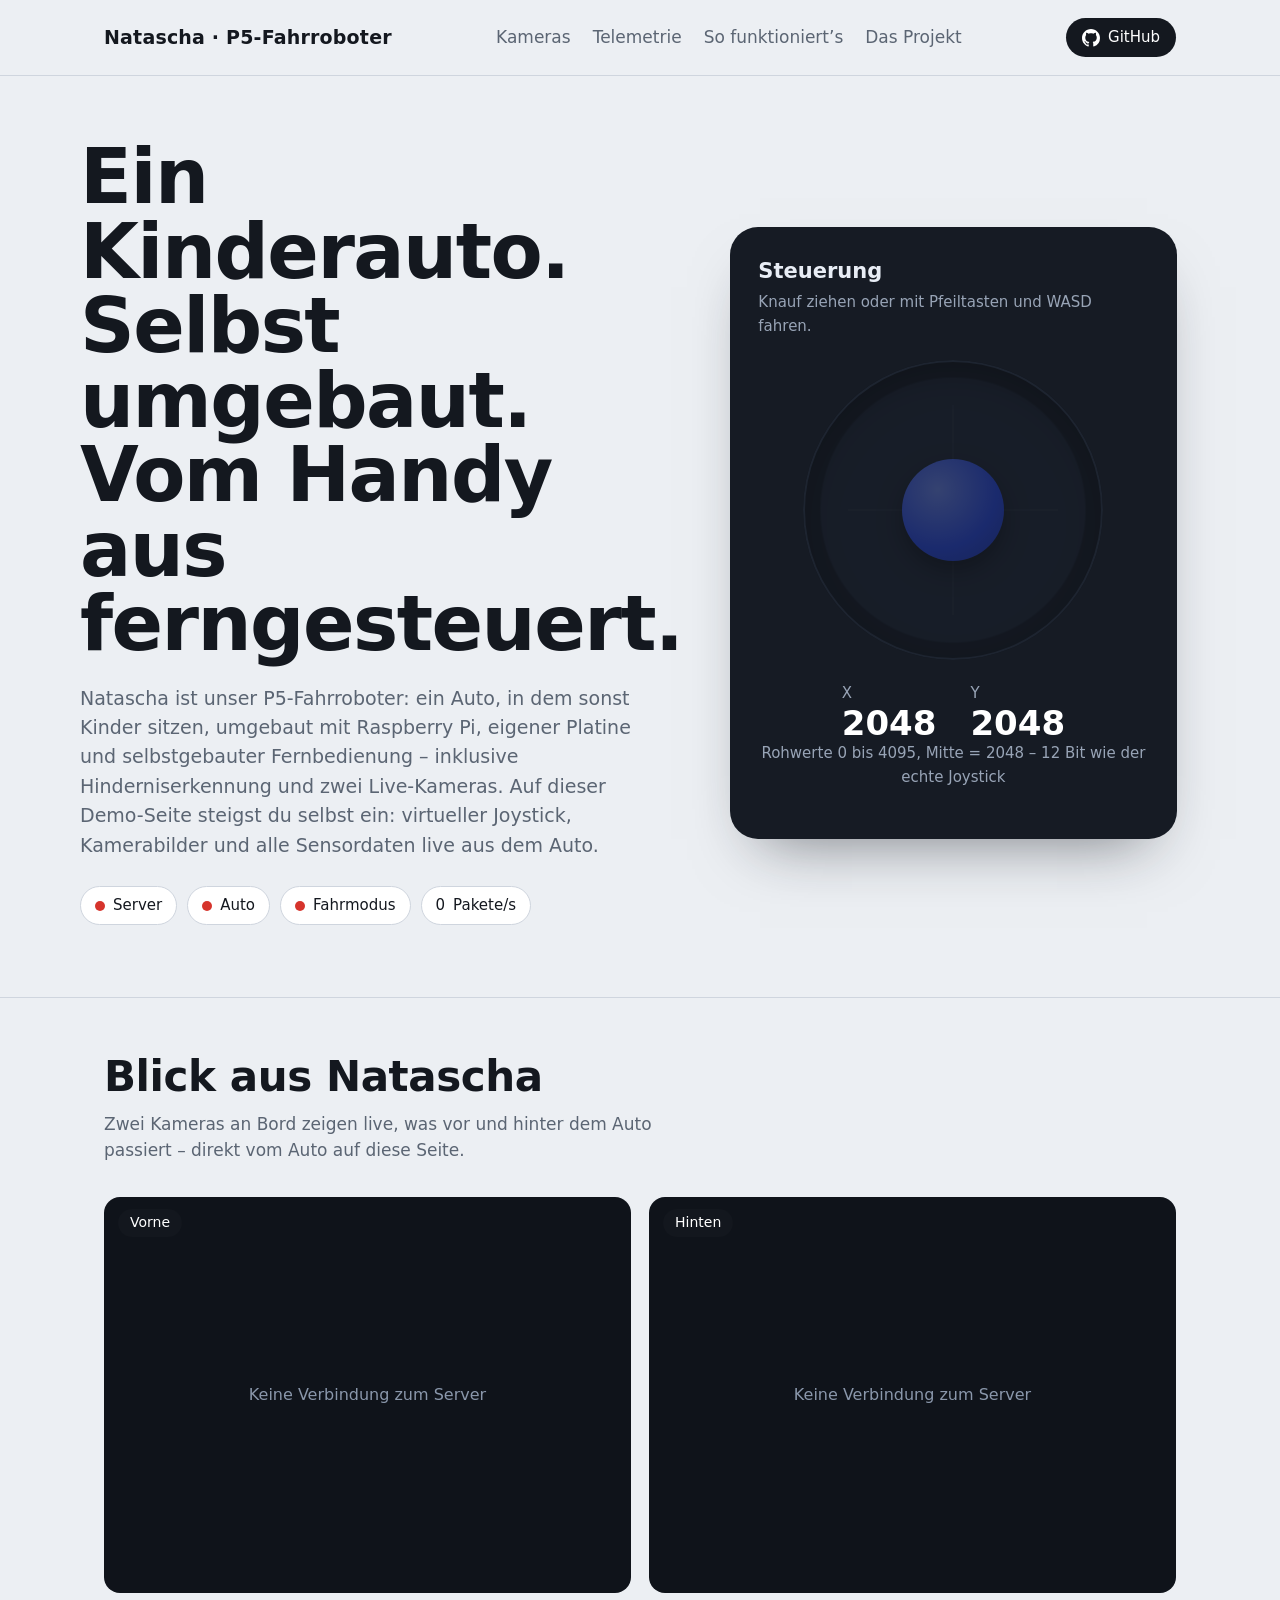
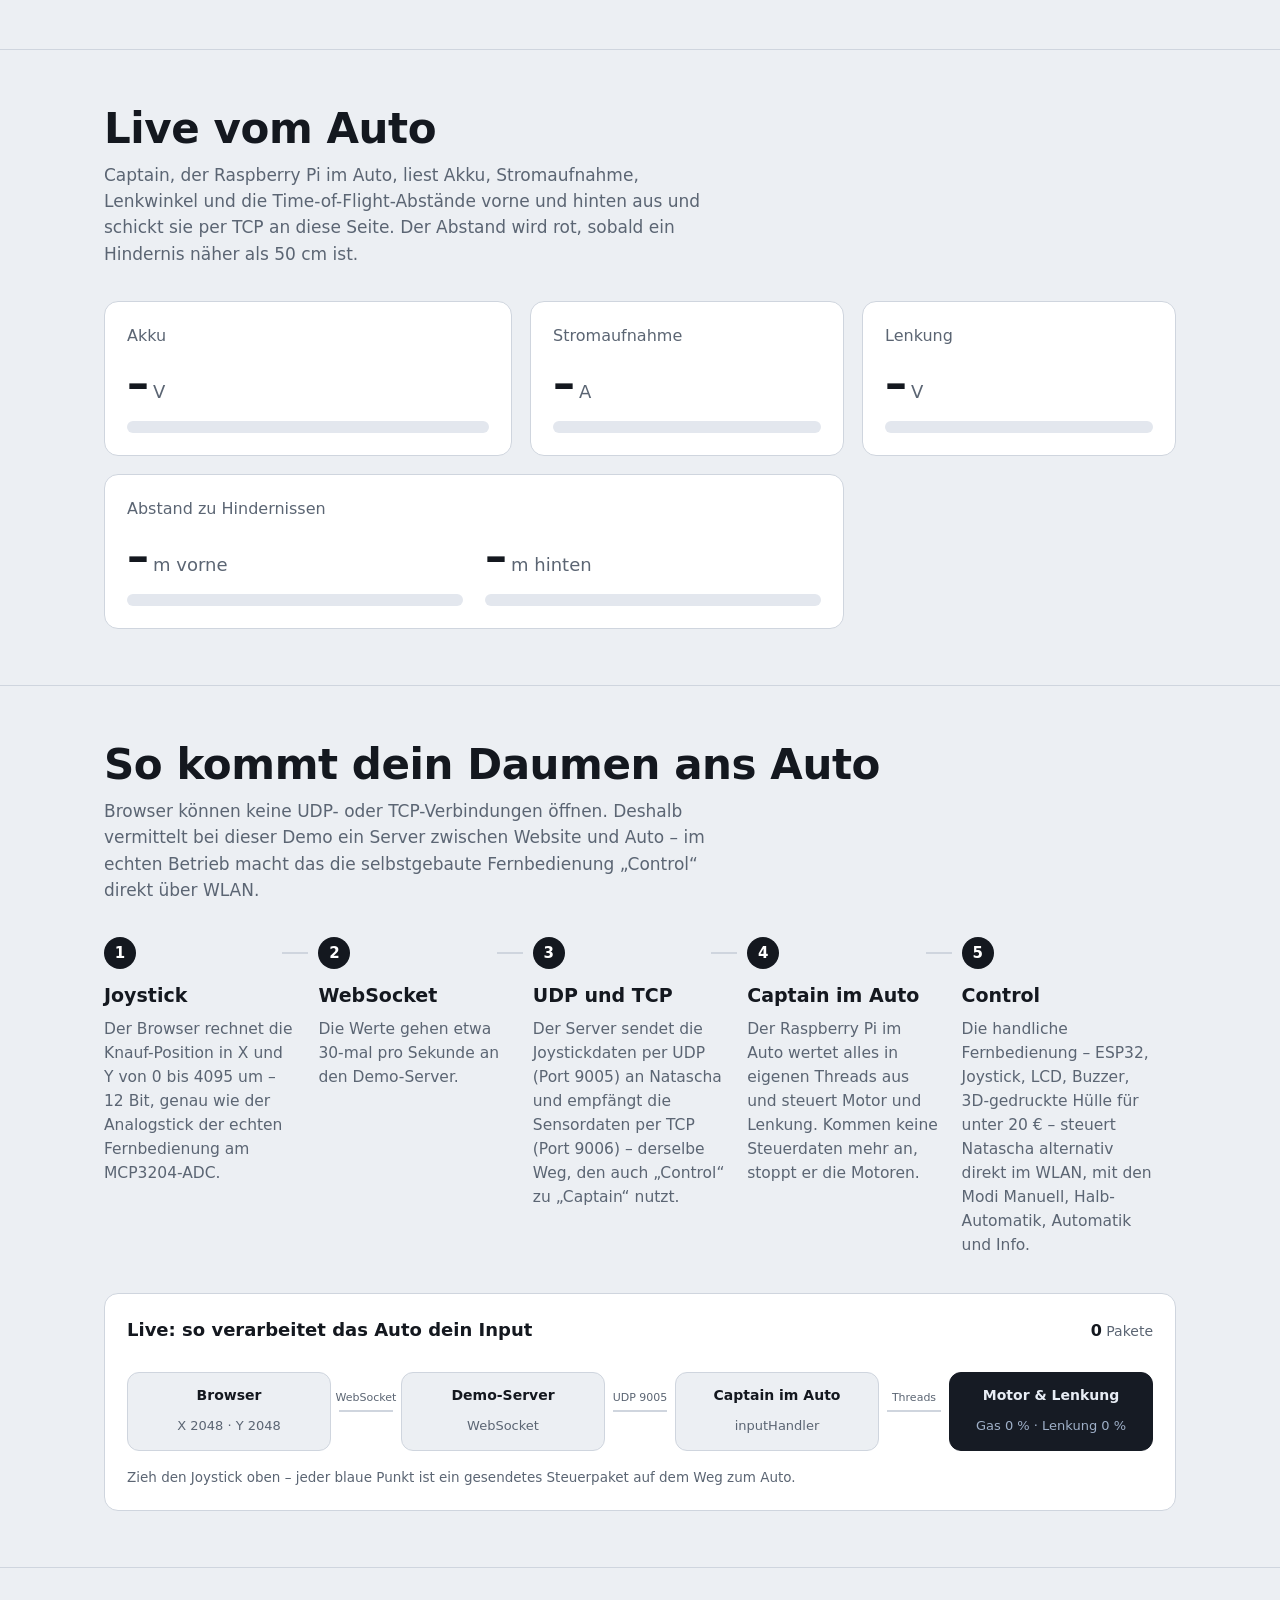
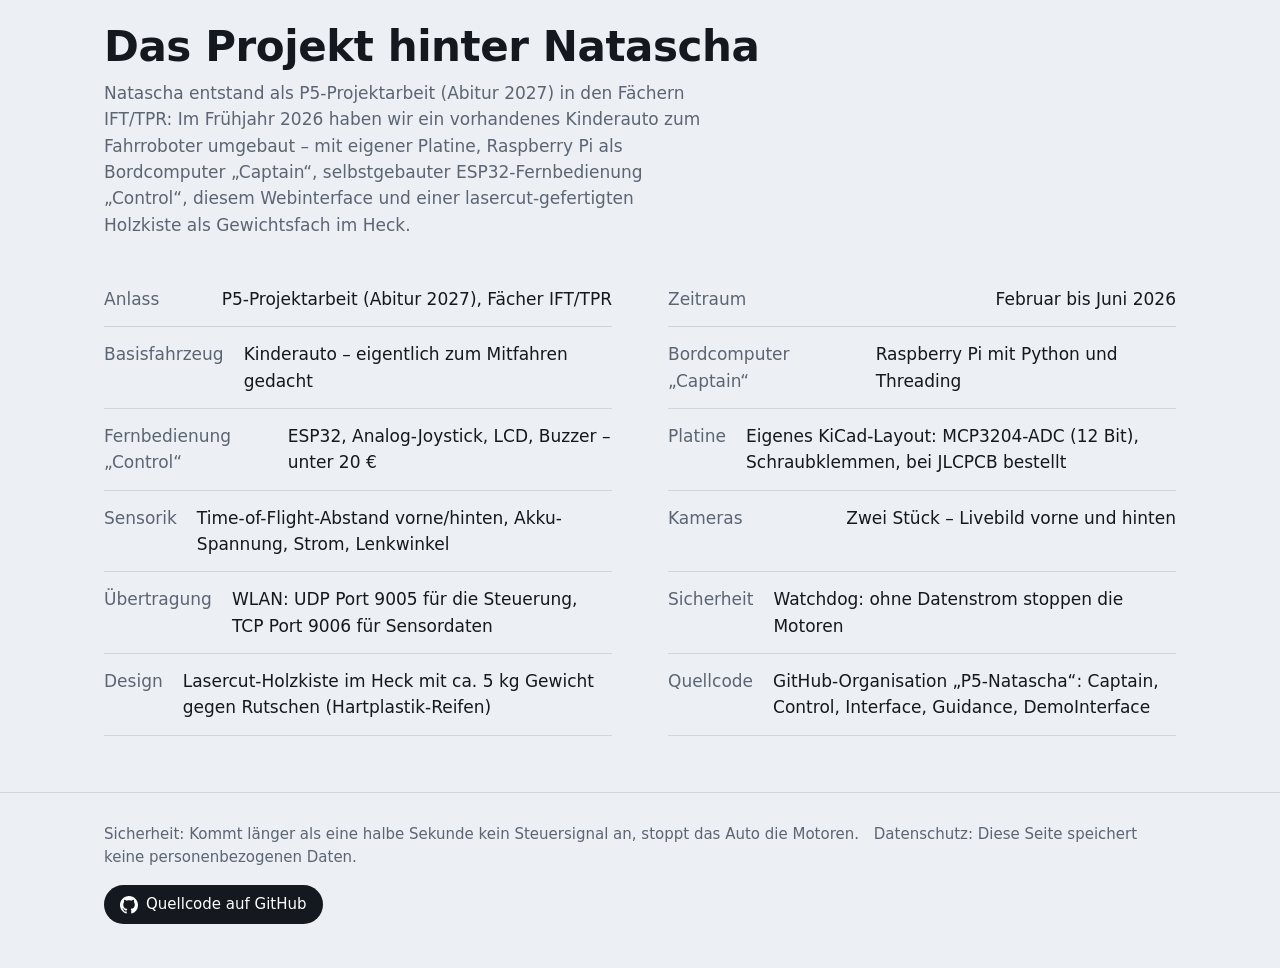
<file: index.html>
<!doctype html>
<html lang="de">
<head>
<meta charset="utf-8">
<meta name="viewport" content="width=device-width, initial-scale=1, viewport-fit=cover">
<meta name="theme-color" content="#eceff3">
<meta name="mobile-web-app-capable" content="yes">
<meta name="apple-mobile-web-app-capable" content="yes">
<title>Natascha – P5-Fahrroboter</title>
<link rel="icon" type="image/svg+xml" href="favicon.svg">
<link rel="icon" type="image/png" sizes="32x32" href="favicon-32.png">
<link rel="apple-touch-icon" href="apple-touch-icon.png">
<link rel="stylesheet" href="style.css">
<script src="texte.js"></script>
</head>
<body>
<!-- Alle Texte stehen in texte.js (Block "TEXTE UND EINSTELLUNGEN"). Hier nur die Struktur. -->
<template id="icon-github"><svg viewBox="0 0 16 16" aria-hidden="true"><path d="M8 0C3.58 0 0 3.58 0 8c0 3.54 2.29 6.53 5.47 7.59.4.07.55-.17.55-.38 0-.19-.01-.82-.01-1.49-2.01.37-2.53-.49-2.69-.94-.09-.23-.48-.94-.82-1.13-.28-.15-.68-.52-.01-.53.63-.01 1.08.58 1.23.82.72 1.21 1.87.87 2.33.66.07-.52.28-.87.51-1.07-1.78-.2-3.64-.89-3.64-3.95 0-.87.31-1.59.82-2.15-.08-.2-.36-1.02.08-2.12 0 0 .67-.21 2.2.82.64-.18 1.32-.27 2-.27.68 0 1.36.09 2 .27 1.53-1.04 2.2-.82 2.2-.82.44 1.1.16 1.92.08 2.12.51.56.82 1.27.82 2.15 0 3.07-1.87 3.75-3.65 3.95.29.25.54.73.54 1.48 0 1.07-.01 1.93-.01 2.2 0 .21.15.46.55.38A8.013 8.013 0 0016 8c0-4.42-3.58-8-8-8z"/></svg></template>

<header><div class="wrap">
  <b data-t="kopfzeile.name"></b>
  <nav>
    <a href="#kameras" data-t="kopfzeile.menue.kameras"></a>
    <a href="#telemetrie" data-t="kopfzeile.menue.telemetrie"></a>
    <a href="#technik" data-t="kopfzeile.menue.technik"></a>
    <a href="#projekt" data-t="kopfzeile.menue.projekt"></a>
  </nav>
  <a class="gh" data-gh href="#" target="_blank" rel="noopener"><span data-t="kopfzeile.githubKnopf"></span></a>
</div></header>

<main>
<div class="wrap hero">
  <div>
    <h1 data-t="start.titel"></h1>
    <p class="lede" data-t="start.einleitung"></p>
    <div class="pills">
      <span class="pill" id="pBack"><i class="dot"></i><span data-t="start.status.server"></span></span>
      <span class="pill" id="pCar"><i class="dot"></i><span data-t="start.status.auto"></span></span>
      <span class="pill" id="pMode"><i class="dot"></i><span data-t="start.status.fahrmodus"></span></span>
      <span class="pill"><span id="pps">0</span><span data-t="start.status.pakete"></span></span>
    </div>
  </div>

  <div class="cockpit" id="cockpit">
    <h2 data-t="steuerung.titel"></h2>
    <p id="ctrlMsg" data-t="steuerung.meldungen.bereit"></p>
    <div class="padwrap">
      <div id="pad" role="application" data-t-aria="steuerung.joystickBeschreibung"><div id="knob"></div></div>
      <div class="raw">
        <span><span data-t="steuerung.achseX"></span><b id="rx">2048</b></span>
        <span><span data-t="steuerung.achseY"></span><b id="ry">2048</b></span>
      </div>
    </div>
    <p class="hint" data-t="steuerung.rohwerte"></p>
    <p class="hint tip" data-t="steuerung.tippHandy"></p>
    <button class="fsbtn" id="fsBtn" type="button" data-t-aria="steuerung.vollbild.an">
      <svg viewBox="0 0 24 24" aria-hidden="true"><path class="p-in" d="M4 9V4h5M20 9V4h-5M4 15v5h5M20 15v5h-5"/><path class="p-out" d="M9 4v5H4M15 4v5h5M9 20v-5H4M15 20v-5h5"/></svg>
      <span class="tx" id="fsTx" data-t="steuerung.vollbild.an"></span>
    </button>
    <p class="fsnote" id="fsNote" hidden></p>
  </div>
</div>

<section id="kameras"><div class="wrap">
  <h2 class="t" data-t="kameras.titel"></h2>
  <p class="sub" data-t="kameras.einleitung"></p>
  <div class="cams">
    <figure class="cam">
      <img id="img-front" data-t-alt="kameras.bildVorne" hidden>
      <p id="msg-front" data-t="kameras.meldungen.verbinde"></p>
      <figcaption data-t="kameras.vorne"></figcaption>
    </figure>
    <figure class="cam">
      <img id="img-back" data-t-alt="kameras.bildHinten" hidden>
      <p id="msg-back" data-t="kameras.meldungen.verbinde"></p>
      <figcaption data-t="kameras.hinten"></figcaption>
    </figure>
  </div>
</div></section>

<section id="telemetrie"><div class="wrap">
  <h2 class="t" data-t="telemetrie.titel"></h2>
  <p class="sub" data-t="telemetrie.einleitung"></p>
  <div class="tele">
    <div class="tile">
      <h3 data-t="telemetrie.akku"></h3>
      <div class="val"><span id="batt" data-t="telemetrie.leer"></span><small data-t="telemetrie.einheitSpannung"></small></div>
      <div class="bar"><i id="battBar"></i></div>
    </div>
    <div class="tile">
      <h3 data-t="telemetrie.strom"></h3>
      <div class="val"><span id="ampr" data-t="telemetrie.leer"></span><small data-t="telemetrie.einheitStrom"></small></div>
      <div class="bar"><i id="amprBar" style="background:var(--blue)"></i></div>
    </div>
    <div class="tile">
      <h3 data-t="telemetrie.lenkung"></h3>
      <div class="val"><span id="lenk" data-t="telemetrie.leer"></span><small data-t="telemetrie.einheitSpannung"></small></div>
      <div class="bar mid"><i id="lenkBar" style="background:var(--blue)"></i></div>
    </div>
    <div class="tile span2">
      <h3 data-t="telemetrie.abstand"></h3>
      <div class="dist">
        <div><div class="val"><span id="absv" data-t="telemetrie.leer"></span><small data-t="telemetrie.einheitAbstandVorne"></small></div><div class="bar"><i id="absvBar"></i></div></div>
        <div><div class="val"><span id="absh" data-t="telemetrie.leer"></span><small data-t="telemetrie.einheitAbstandHinten"></small></div><div class="bar"><i id="abshBar"></i></div></div>
      </div>
    </div>
  </div>
</div></section>

<section id="technik"><div class="wrap">
  <h2 class="t" data-t="technik.titel"></h2>
  <p class="sub" data-t="technik.einleitung"></p>
  <div class="flow" id="flow"></div>
  <div class="viz">
    <div class="viz-t"><b data-t="technik.live.titel"></b><span class="viz-c"><b id="lvPkts">0</b> <span data-t="technik.live.pakete"></span></span></div>
    <div class="pipe" id="pipe">
      <div class="stage"><b data-t="technik.live.browser"></b><span class="v" id="lvXY">X 2048 · Y 2048</span></div>
      <div class="link"><span class="proto" data-t="technik.live.ws"></span></div>
      <div class="stage"><b data-t="technik.live.server"></b><span class="v">WebSocket</span></div>
      <div class="link"><span class="proto" data-t="technik.live.udp"></span></div>
      <div class="stage"><b data-t="technik.live.captain"></b><span class="v">inputHandler</span></div>
      <div class="link"><span class="proto" data-t="technik.live.intern"></span></div>
      <div class="stage out"><b data-t="technik.live.antrieb"></b><span class="v" id="lvOut">–</span></div>
    </div>
    <p class="viz-tip" data-t="technik.live.tip"></p>
  </div>
</div></section>

<section id="projekt"><div class="wrap">
  <h2 class="t" data-t="projekt.titel"></h2>
  <p class="sub" data-t="projekt.einleitung"></p>
  <div class="specs" id="specs"></div>
</div></section>
</main>

<footer><div class="wrap">
  <span data-t="fusszeile.sicherheit"></span>
  <span data-t="fusszeile.datenschutz" style="margin-left:10px"></span>
  <div style="margin-top:16px"><a class="gh" data-gh href="#" target="_blank" rel="noopener"><span data-t="fusszeile.githubKnopf"></span></a></div>
</div></footer>

<script src="app.js"></script>
</body>
</html>
</file>
<file: style.css>
:root{--bg:#eceff3;--ink:#14181f;--mut:#5b6573;--line:#cfd5de;--blue:#2447f5;--panel:#161b24;--panel2:#222a37;--ok:#1f9d55;--warn:#d98a00;--bad:#d6342c;
--font:"Bahnschrift","DIN Alternate","Segoe UI",system-ui,sans-serif}
*{box-sizing:border-box}
html{scroll-behavior:smooth}
body{margin:0;background:var(--bg);color:var(--ink);font:17px/1.55 var(--font);font-variant-numeric:tabular-nums}
a{color:inherit}
:focus-visible{outline:3px solid var(--blue);outline-offset:3px}
.wrap{max-width:1120px;margin:0 auto;padding:0 24px}
header{padding:18px 0;border-bottom:1px solid var(--line)}
header .wrap{display:flex;justify-content:space-between;align-items:center;gap:16px;flex-wrap:wrap}
header b{font-size:19px;letter-spacing:.01em}
nav{display:flex;gap:22px}
nav a{text-decoration:none;color:var(--mut)}
nav a:hover{color:var(--ink)}

.hero{display:grid;grid-template-columns:1.05fr .95fr;gap:48px;align-items:center;padding:64px 0 72px}
h1{font-size:clamp(40px,6vw,76px);line-height:.98;margin:0 0 22px;font-weight:700;letter-spacing:-.02em}
.lede{max-width:46ch;color:var(--mut);font-size:19px;margin:0 0 26px}
.pills{display:flex;gap:10px;flex-wrap:wrap}
.pill{display:inline-flex;align-items:center;gap:8px;padding:7px 14px;border:1px solid var(--line);border-radius:99px;background:#fff;font-size:15px}
.dot{width:10px;height:10px;border-radius:50%;background:var(--bad)}
.on .dot{background:var(--ok)}

.cockpit{background:var(--panel);color:#e8edf5;border-radius:28px;padding:28px;box-shadow:0 30px 60px -30px rgba(20,24,31,.55)}
.cockpit h2{margin:0 0 4px;font-size:21px}
.cockpit p{margin:0 0 22px;color:#98a4b6;font-size:15px}
#pad{-webkit-touch-callout:none;position:relative;width:min(100%,300px);aspect-ratio:1;margin:0 auto;border-radius:50%;touch-action:none;user-select:none;cursor:grab;
background:linear-gradient(var(--panel2),var(--panel2)) center/2px 70% no-repeat,linear-gradient(var(--panel2),var(--panel2)) center/70% 2px no-repeat,radial-gradient(circle,#1b2230 0 62%,#0f131a 63%);
box-shadow:inset 0 0 0 2px #2c3647,inset 0 12px 30px rgba(0,0,0,.5)}
#pad.drag{cursor:grabbing}
#knob{position:absolute;left:50%;top:50%;width:34%;aspect-ratio:1;border-radius:50%;transform:translate(-50%,-50%);
background:radial-gradient(circle at 35% 30%,#6f8cff,var(--blue) 60%,#1a33b8);box-shadow:0 10px 22px rgba(0,0,0,.55)}
#pad.lock{opacity:.35;pointer-events:none}
.raw{display:flex;justify-content:center;gap:34px;margin-top:22px;font-size:15px;color:#98a4b6}
.raw b{display:block;font-size:34px;color:#fff;font-weight:600;line-height:1.1;min-width:4ch;text-align:center}
.hint{text-align:center;margin:14px 0 0;font-size:14px;color:#7d8aa0}

.gh{display:inline-flex;align-items:center;gap:8px;padding:8px 16px;border-radius:99px;background:var(--ink);color:#fff;text-decoration:none;font-size:15px}
.gh:hover{background:var(--blue)}
.gh svg{width:18px;height:18px;fill:currentColor}
.cams{display:grid;grid-template-columns:1fr 1fr;gap:18px}
.cam{position:relative;margin:0;aspect-ratio:4/3;background:#0f131a;border-radius:16px;overflow:hidden;display:grid;place-items:center;color:#8a97ab}
.cam img{position:absolute;inset:0;width:100%;height:100%;object-fit:contain}
.cam [hidden]{display:none!important}
.cam p{margin:0;padding:0 20px;text-align:center;font-size:16px}
.cam figcaption{position:absolute;left:14px;top:12px;padding:3px 12px;border-radius:99px;background:rgba(20,24,31,.75);color:#fff;font-size:14px}
section{padding:56px 0;border-top:1px solid var(--line)}
h2.t{font-size:clamp(28px,3.6vw,42px);line-height:1.1;margin:0 0 10px;letter-spacing:-.01em}
.sub{color:var(--mut);max-width:56ch;margin:0 0 34px}
.tele{display:grid;grid-template-columns:1.3fr 1fr 1fr;gap:18px}
.tile{background:#fff;border:1px solid var(--line);border-radius:14px;padding:22px}
.tile h3{margin:0 0 12px;font-size:16px;color:var(--mut);font-weight:500}
.val{font-size:44px;font-weight:700;line-height:1}
.val small{font-size:18px;font-weight:500;color:var(--mut);margin-left:4px}
.bar{height:12px;background:#e3e7ee;border-radius:9px;margin-top:16px;position:relative;overflow:hidden}
.bar i{position:absolute;left:0;top:0;bottom:0;width:0;background:var(--ok);border-radius:9px;transition:width .25s,background .25s}
.bar.mid i{left:50%;width:0;border-radius:0}
.span2{grid-column:span 2}
.dist{display:grid;grid-template-columns:1fr 1fr;gap:22px}

.flow{display:grid;grid-template-columns:repeat(var(--n,4),1fr);gap:0;counter-reset:s}
.flow>div{padding:0 22px 0 0;position:relative}
.flow>div:not(:last-child)::after{content:"";position:absolute;right:10px;top:15px;width:26px;height:2px;background:var(--line)}
.flow b{display:inline-grid;place-items:center;width:32px;height:32px;border-radius:50%;background:var(--ink);color:#fff;font-size:15px;margin-bottom:12px}
.flow h3{margin:0 0 6px;font-size:19px}
.flow p{margin:0;color:var(--mut);font-size:15.5px}
.specs{display:grid;grid-template-columns:repeat(2,1fr);gap:0 56px}
.specs div{display:flex;justify-content:space-between;gap:20px;padding:14px 0;border-bottom:1px solid var(--line)}

/* Live-Visualisierung: ein Steuerpaket auf dem Weg vom Browser bis zum Motor */
.viz{margin-top:36px;background:#fff;border:1px solid var(--line);border-radius:14px;padding:22px}
.viz-t{display:flex;justify-content:space-between;align-items:baseline;gap:12px;flex-wrap:wrap;margin-bottom:28px}
.viz-t>b{font-size:18px}
.viz-c{color:var(--mut);font-size:14px}.viz-c b{color:var(--ink);font-size:16px}
.pipe{display:flex;align-items:stretch}
.stage{flex:1;min-width:0;background:var(--bg);border:1px solid var(--line);border-radius:12px;padding:12px 10px;text-align:center;transition:border-color .18s,background .18s}
.stage b{display:block;font-size:14px;margin-bottom:5px;white-space:nowrap;overflow:hidden;text-overflow:ellipsis}
.stage .v{font-size:13px;color:var(--mut);font-variant-numeric:tabular-nums}
.stage.hit{border-color:var(--blue);background:#e9eeff}
.stage.out{background:var(--panel);border-color:var(--panel);color:#e8edf5}
.stage.out .v{color:#9fb0c8}
.link{position:relative;flex:0 0 54px;align-self:center;height:2px;background:var(--line);margin:0 8px}
.link .proto{position:absolute;bottom:6px;left:50%;transform:translateX(-50%);font-size:11px;color:var(--mut);white-space:nowrap}
.link .pkt{position:absolute;width:10px;height:10px;border-radius:50%;background:var(--blue);box-shadow:0 0 0 3px rgba(36,71,245,.18)}
.viz-tip{margin:16px 0 0;font-size:13.5px;color:var(--mut)}
.specs span{color:var(--mut)}
footer{padding:30px 0 44px;color:var(--mut);font-size:15px;border-top:1px solid var(--line)}

@media(max-width:860px){
.pipe{flex-direction:column}
.link{flex:0 0 30px;width:2px;height:30px;margin:8px auto}
.link .proto{left:12px;top:50%;bottom:auto;transform:translateY(-50%)}
.hero{grid-template-columns:1fr;gap:36px;padding:40px 0}
.tele{grid-template-columns:1fr}.span2{grid-column:auto}
.flow{grid-template-columns:1fr 1fr;gap:28px 0}.flow>div::after{display:none}
.specs{grid-template-columns:1fr}
.cams{grid-template-columns:1fr}
nav{display:none}
}
@media(prefers-reduced-motion:reduce){*{transition:none!important;scroll-behavior:auto!important}}

/* Handy: kein Zoomen durch Doppeltippen, Joystick ohne Tipp-Markierung */
html{-webkit-text-size-adjust:100%}
body{touch-action:manipulation}
#pad{-webkit-tap-highlight-color:transparent}
.tip{display:none}
@media(max-width:860px) and (orientation:portrait){.tip{display:block}}

/* Knopf: Vollbild + Querformat (nur auf Touch-Geräten) */
.fsbtn{display:none;align-items:center;justify-content:center;gap:10px;width:max-content;margin:18px auto 0;font:inherit;font-size:16px;padding:12px 22px;border:0;border-radius:99px;background:var(--blue);color:#fff;cursor:pointer}
.fsbtn svg{width:20px;height:20px;fill:none;stroke:currentColor;stroke-width:2;stroke-linecap:round;stroke-linejoin:round}
.fsbtn .p-out,html.fs .fsbtn .p-in{display:none}
html.fs .fsbtn .p-out{display:inline}
.cockpit p.fsnote{margin:10px 0 0;font-size:13px;text-align:center;color:#f3c86b}
@media(hover:none) and (pointer:coarse){.fsbtn{display:flex}}
html.fs .pills{display:none}

/* Fahransicht: Handy im Querformat. Joystick, beide Kameras und alle Werte auf einem Bildschirm, ohne Scrollen. */
@media(orientation:landscape) and (max-height:520px){
html,body{height:100%;overflow:hidden}
body{overscroll-behavior:none}
header,footer,#technik,#projekt,.hero h1,.lede,h2.t,.sub,.cockpit h2,.cockpit .hint{display:none}
main{display:grid;grid-template-columns:minmax(190px,28vw) 1fr;grid-template-rows:auto minmax(0,1fr) auto;gap:8px;height:100vh;height:100dvh;
padding:max(8px,env(safe-area-inset-top)) max(10px,env(safe-area-inset-right)) max(8px,env(safe-area-inset-bottom)) max(10px,env(safe-area-inset-left))}
.hero,.hero>div:first-child,section,section .wrap{display:contents}
.tele{grid-area:1/1/2/3;display:flex;gap:8px}
.tele .tile{padding:4px 9px;border-radius:10px;min-width:0;flex:1}
.tele .span2{flex:2.2}
.tile h3{margin:0 0 1px;font-size:10.5px;line-height:1.3}
.val{font-size:19px}
.val small{font-size:10.5px;margin-left:3px}
.bar{height:4px;margin-top:4px}
.dist{gap:12px}
.cockpit{grid-area:2/1/3/2;padding:10px;border-radius:18px;display:flex;flex-direction:column;align-items:center;justify-content:center;min-height:0;overflow:hidden;position:relative}
.padwrap{flex:1;min-height:0;width:100%;display:flex;flex-direction:column;align-items:center;justify-content:center;container-type:size}
#pad{width:min(100%,calc(100vh - 165px));width:min(100%,calc(100dvh - 165px));width:min(100cqw,calc(100cqh - 36px))}
#ctrlMsg{position:absolute;z-index:2;left:8px;right:8px;top:8px;margin:0;padding:5px 8px;border-radius:8px;background:rgba(20,24,31,.92);font-size:11px;line-height:1.25;text-align:center;pointer-events:none}
#ctrlMsg.ok{display:none}
.raw{margin-top:8px;gap:14px;font-size:12px}
.raw span{display:flex;align-items:baseline;gap:5px}
.raw b{display:inline;font-size:18px;line-height:1.2;min-width:4ch;text-align:left}
.cams{grid-area:2/2/3/3;grid-template-columns:1fr 1fr;gap:8px;height:100%;min-height:0}
.cam{aspect-ratio:auto;height:100%;border-radius:12px}
.cam p{font-size:13px}
.cam figcaption{left:8px;top:8px;font-size:12px}
.pills{grid-area:3/1/4/3;gap:6px}
.pill{padding:2px 10px;font-size:12px}
.fsbtn{position:fixed;z-index:20;right:max(10px,env(safe-area-inset-right));bottom:max(10px,env(safe-area-inset-bottom));margin:0;padding:0;width:40px;height:40px;background:rgba(20,24,31,.72)}
.fsbtn .tx{display:none}
.cockpit p.fsnote{position:absolute;left:8px;right:8px;bottom:8px;margin:0;padding:5px 8px;border-radius:8px;background:rgba(20,24,31,.92);font-size:11px}
html.fs main{grid-template-rows:auto minmax(0,1fr)}
}
</file>
